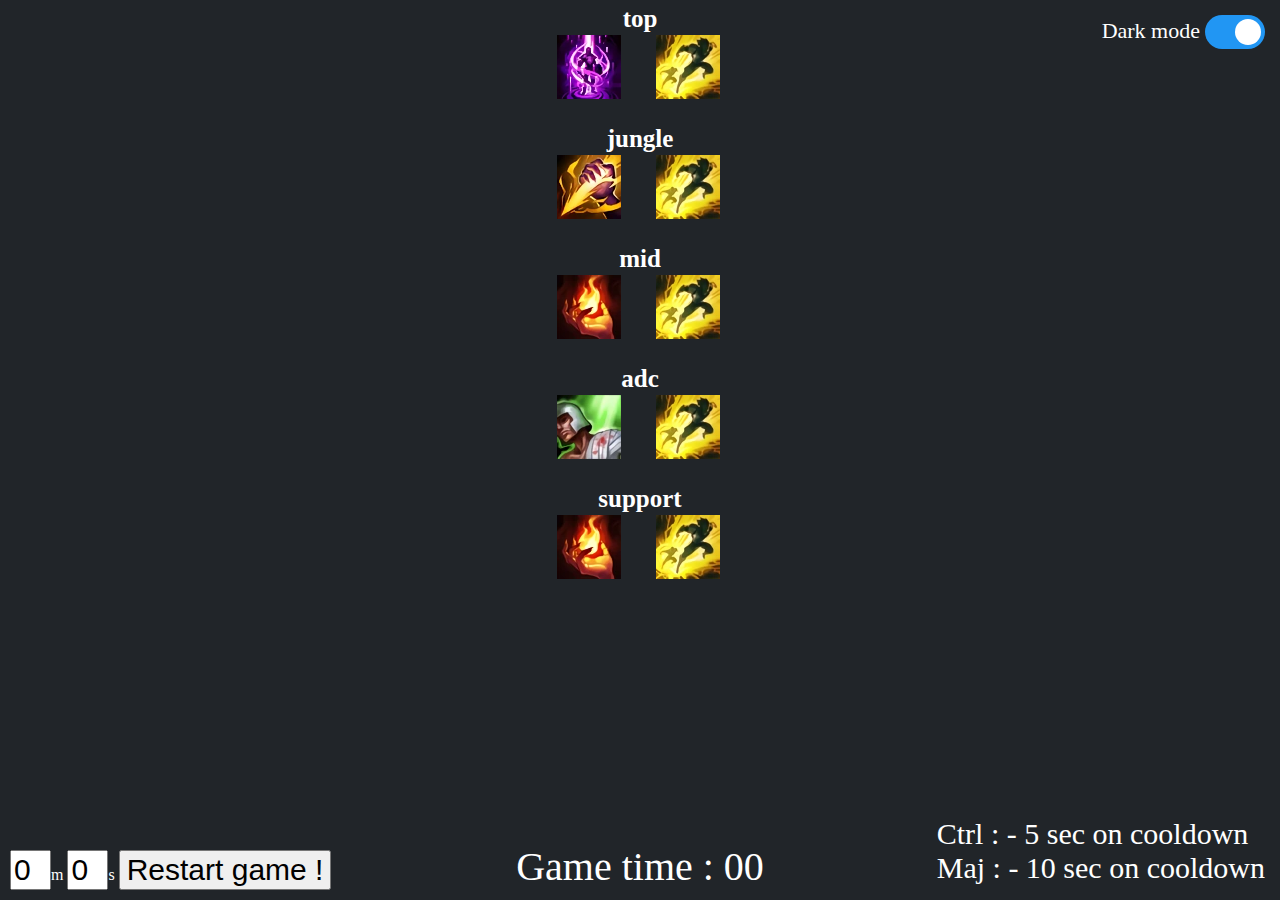
<file: index.html>
<!DOCTYPE html>
<html>
<head>
    <meta charset='utf-8'>
    <meta http-equiv='X-UA-Compatible' content='IE=edge'>
    <title>LoL In-Game Helper</title>
    <meta name='viewport' content='width=device-width, initial-scale=1'>
    <link rel='stylesheet' type='text/css' media='screen' href='main.css'>
</head>
<body class="dark-mode">
    <div id="container">

    </div>
    <div id="timer">
    </div>
    <div id="summs-menu">
        
    </div>
    <div id="restartGame">
        <input class="timer-input" type="text" value="0" id="timerInputM">m
        <input class="timer-input" type="text" value="15" id="timerInput">s
        <input type="button" style="font-size: 30px" value="Restart game !" onclick="startGame()">
    </div>
    <div class="helper">
        Ctrl : - 5 sec on cooldown<br>
        Maj : - 10 sec on cooldown
    </div>
    <div class="dark-mode-legend">Dark mode</div>
    <label class="switch" >
        <input type="checkbox" onclick='toggleDarkMode()' checked>
        <span class="slider round"></span>
    </label>
    <script src='main.js'></script>
</body>
</html>
</file>
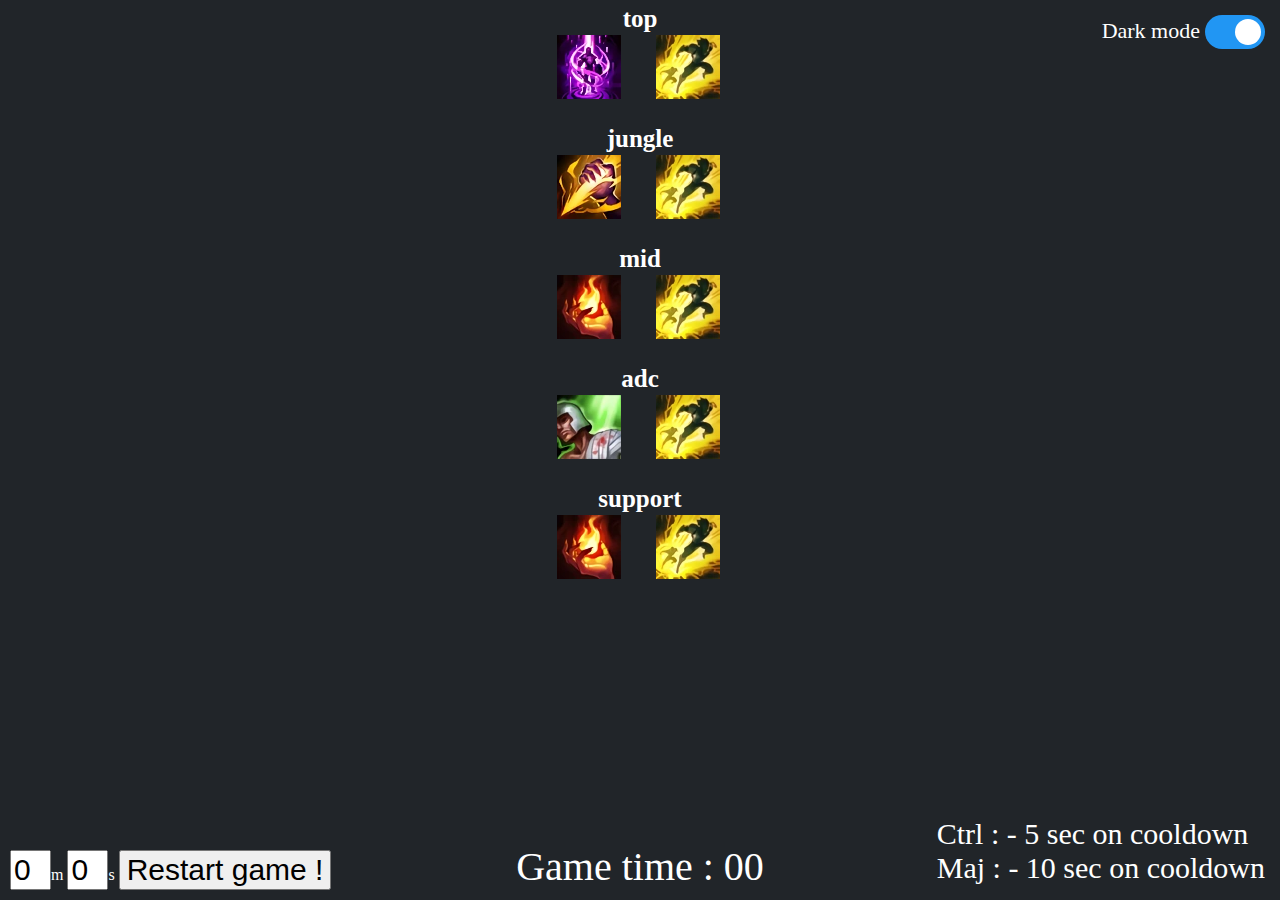
<file: main.html>
<!DOCTYPE html>
<html>
<head>
    <meta charset='utf-8'>
    <meta http-equiv='X-UA-Compatible' content='IE=edge'>
    <title>LoL In-Game Helper</title>
    <meta name='viewport' content='width=device-width, initial-scale=1'>
    <link rel='stylesheet' type='text/css' media='screen' href='main.css'>
</head>
<body class="dark-mode">
    <div id="container">

    </div>
    <div id="timer">
    </div>
    <div id="summs-menu">
        
    </div>
    <div id="restartGame">
        <input class="timer-input" type="text" value="0" id="timerInputM">m
        <input class="timer-input" type="text" value="15" id="timerInput">s
        <input type="button" style="font-size: 30px" value="Restart game !" onclick="startGame()">
    </div>
    <div class="helper">
        Ctrl : - 5 sec on cooldown<br>
        Maj : - 10 sec on cooldown
    </div>
    <div class="dark-mode-legend">Dark mode</div>
    <label class="switch" >
        <input type="checkbox" onclick='toggleDarkMode()' checked>
        <span class="slider round"></span>
    </label>
    <script src='main.js'></script>
</body>
</html>
</file>
<file: main.css>
#timer {
    position: absolute;
    font-size: 40px;
    bottom: 10px;
    width: 100%;
    text-align: center;
}
#container {
    position: absolute;
    width: 300px;
    left: 50%;
    transform: translateX(-50%);
}
.sum {
    position: absolute;
    top: 30px;
    transform: translateX(-50%);
    transition: all 0.3s ease;
}
.sum:hover {
    cursor: pointer;
    transition: all 0.3s ease;
}
.sum1 {
    left: 33%;
}
.sum2 {
    left: 66%;
}
.summs-container {
    margin-top: 20px;
    position: relative;
    height: 100px;
}
.summs-container:first-child {
    margin-top: 5px;
}
#summs-menu {
    position: absolute;
    left: -999px;
    top: 0px;
    border: solid 1px lightgrey;
    background: white;
    width: 150px;
    padding: 5px;
}
#summs-menu img {
    padding: 5px;
}
#summs-menu img:hover {
    cursor: pointer;
}
.timer-input {
    font-size: 30px;
    width: 33px;
}
#restartGame {
    position: absolute;
    bottom: 10px;
    left: 10px;
}
body {
    margin: 0;
    padding: 0;
    color: #212529;
}
.dark-mode {
    color: white;
    background-color: #212529;
}
.player-pos {
    text-align: center;
    font-size: 25px;
    font-weight: bold;
}
.summ-hidder {
    position: absolute;
    width: 64px;
    height: 64px;
    background: rgba(0,0,0,0.4);
    top: 30px;
    transform: translateX(-50%);
    display: none;
    color: white;
    font-size: 25px;
    text-align: center;
    line-height: 64px;
    cursor: pointer;
}
.helper {
    position: absolute;
    font-size: 30px;
    bottom: 15px;
    right: 15px;
}
/* The switch - the box around the slider */
.switch {
    position: absolute;
    display: inline-block;
    width: 60px;
    height: 34px;
    top: 15px;
    right: 15px;
  }
  
  /* Hide default HTML checkbox */
  .switch input {
    opacity: 0;
    width: 0;
    height: 0;
  }
  
  /* The slider */
  .slider {
    position: absolute;
    cursor: pointer;
    top: 0;
    left: 0;
    right: 0;
    bottom: 0;
    background-color: #ccc;
    -webkit-transition: .4s;
    transition: .4s;
  }
  
  .slider:before {
    position: absolute;
    content: "";
    height: 26px;
    width: 26px;
    left: 4px;
    bottom: 4px;
    background-color: white;
    -webkit-transition: .4s;
    transition: .4s;
  }
  
  input:checked + .slider {
    background-color: #2196F3;
  }
  
  input:focus + .slider {
    box-shadow: 0 0 1px #2196F3;
  }
  
  input:checked + .slider:before {
    -webkit-transform: translateX(26px);
    -ms-transform: translateX(26px);
    transform: translateX(26px);
  }
  
  /* Rounded sliders */
  .slider.round {
    border-radius: 34px;
  }
  
  .slider.round:before {
    border-radius: 50%;
  }

  .dark-mode-legend {
    position: absolute;
    top: 18px;
    font-size: 22px;
    right: 80px;
    text-align: right;
  }
</file>
